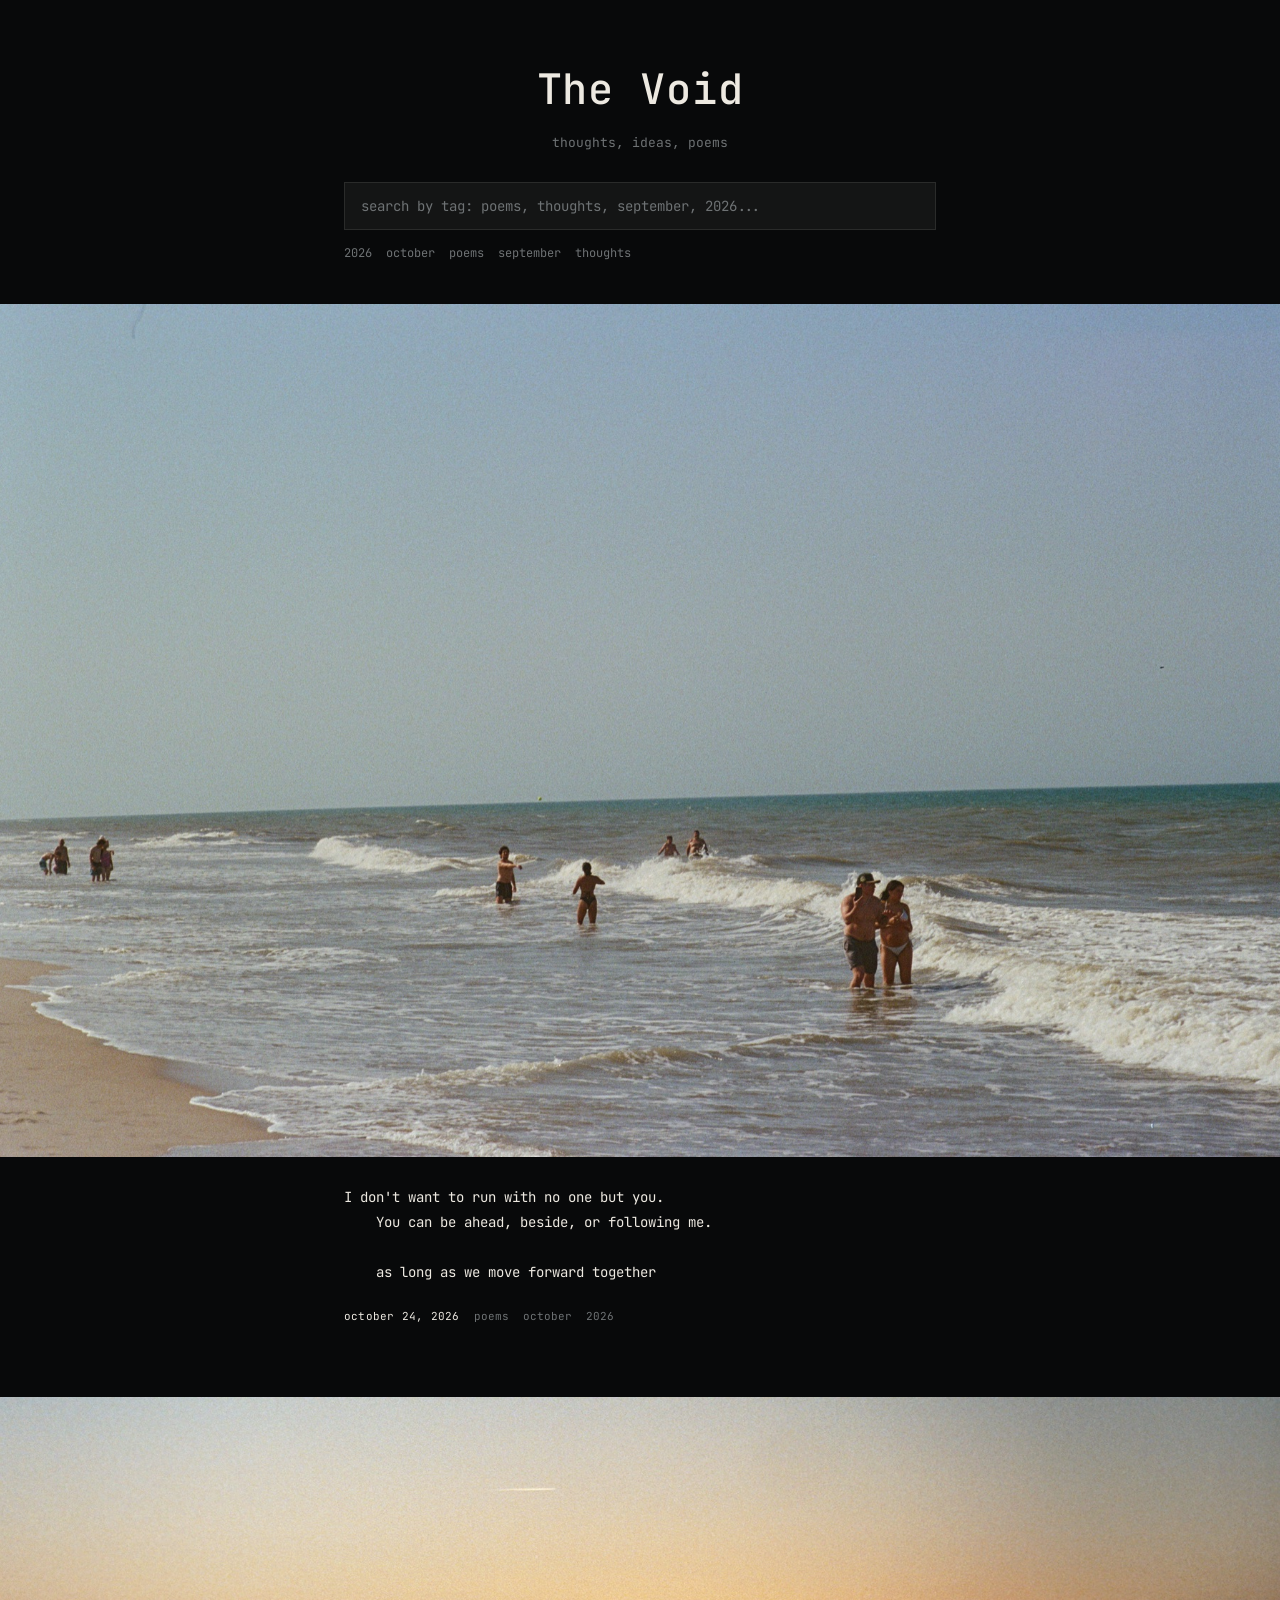
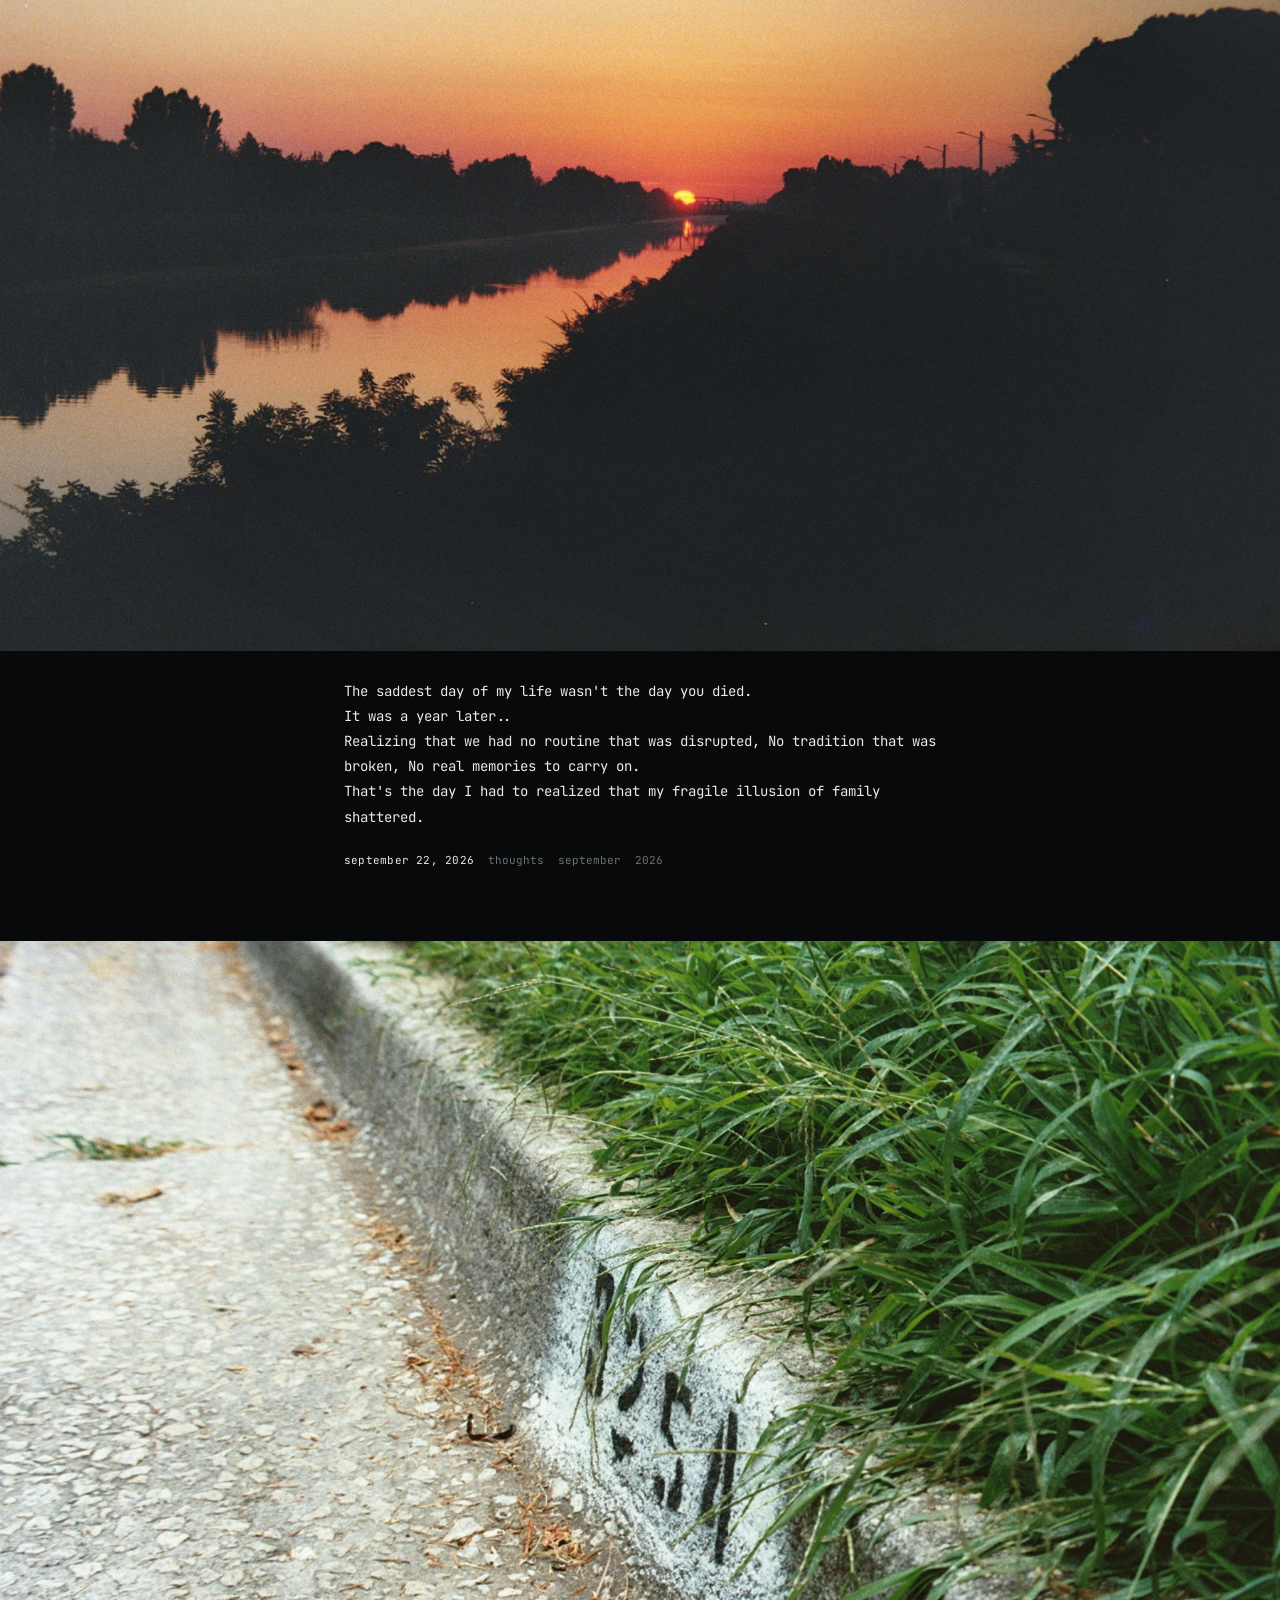
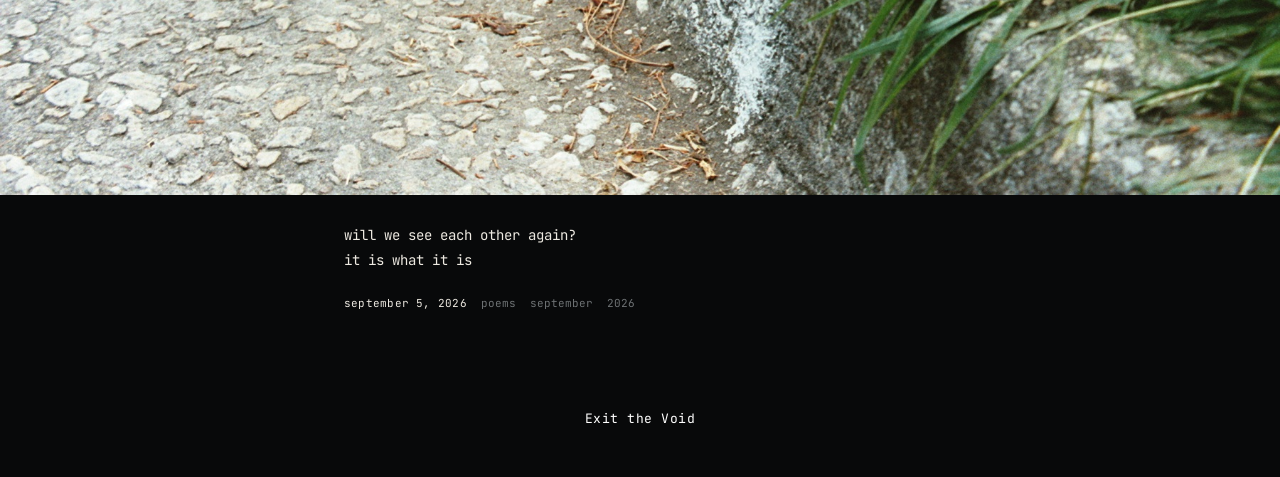
<file: blog.html>
<!DOCTYPE html>
<html lang="en">
<head>
<meta charset="UTF-8" />
<meta name="viewport" content="width=device-width, initial-scale=1, viewport-fit=cover" />
<title>the void.</title>
<link rel="preconnect" href="https://fonts.googleapis.com">
<link rel="preconnect" href="https://fonts.gstatic.com" crossorigin>
<link href="https://fonts.googleapis.com/css2?family=JetBrains+Mono:wght@400;500&display=swap" rel="stylesheet">
<style>
  :root{
    --onyx:#08090A; --pearl:#EDE9E1; --muted:#6E7274; --white:#FFFFFF;
    --hairline:rgba(237,233,225,0.10);
  }
  *{ box-sizing:border-box; }
  html,body{ margin:0; background:var(--onyx); }
  body{
    font-family:'JetBrains Mono',monospace; color:var(--pearl); line-height:1.6;
    padding-bottom:calc(48px + env(safe-area-inset-bottom,0px));
  }
  .head{ text-align:center; padding:56px 24px 28px; }
  .head h1{ margin:0 0 10px; font-weight:500; font-size:clamp(28px,8vw,42px); letter-spacing:.02em; }
  .head p{ margin:0; font-size:13px; color:var(--muted); }

  .filters{ max-width:640px; margin:0 auto; padding:0 24px 40px; display:flex; flex-direction:column; gap:14px; }
  .search{
    width:100%; padding:12px 16px; font:inherit; font-size:14px; color:var(--pearl);
    background:rgba(237,233,225,.05); border:1px solid var(--hairline); outline:none; border-radius:0;
  }
  .search:focus{ border-color:var(--white); }
  .search::placeholder{ color:var(--muted); }
  .chips{ display:flex; flex-wrap:wrap; gap:8px 14px; font-size:12px; min-height:18px; }
  .chip{ color:var(--muted); cursor:pointer; user-select:none; background:none; border:0; padding:0; font:inherit; }
  .chip:hover{ color:var(--pearl); }
  .chip.active{ color:var(--white); text-decoration:underline; text-underline-offset:4px; }

  /* every post: same full-width frame, same treatment */
  .post{ margin:0 0 72px; }
  .post.hidden{ display:none; }
  .frame{ width:100%; aspect-ratio:3/2; background:#111; overflow:hidden; }
  .frame img{
    width:100%; height:100%; object-fit:cover; display:block;
    filter:saturate(.92) contrast(1.03);
    opacity:0; transition:opacity .8s ease;
  }
  .frame img.loaded{ opacity:1; }
  .body{ max-width:640px; margin:0 auto; padding:28px 24px 0; }
  .text{ font-size:14px; line-height:1.8; white-space:pre-wrap; overflow-wrap:break-word; margin:0 0 22px; }
  .meta{ display:flex; flex-wrap:wrap; gap:6px 14px; font-size:11px; color:var(--muted); letter-spacing:.02em; }
  .meta .date{ color:var(--pearl); }
  .meta .tag{ cursor:pointer; background:none; border:0; padding:0; font:inherit; color:var(--muted); }
  .meta .tag:hover{ color:var(--white); }

  .empty{ text-align:center; color:var(--muted); font-size:13px; padding:24px; }
  .exit{
    display:block; width:max-content; margin:0 auto; padding-top:24px;
    color:var(--white); text-decoration:none; font-size:13px; letter-spacing:.04em;
  }
  .exit:hover{ opacity:.7; }
</style>
</head>
<body>

  <header class="head">
    <h1>The Void</h1>
    <p>thoughts, ideas, poems</p>
  </header>

  <div class="filters">
    <input class="search" id="search" type="text" placeholder="search by tag: poems, thoughts, september, 2026..." autocomplete="off">
    <div class="chips" id="chips"></div>
  </div>

  <main id="feed"></main>

  <a class="exit" href="index.html">Exit the Void</a>

  <script src="posts.js"></script>
  <script>
    const MONTHS = ["january","february","march","april","may","june","july","august","september","october","november","december"];
    const feed = document.getElementById('feed');
    const chipsEl = document.getElementById('chips');
    const search = document.getElementById('search');

    // newest first, with month + year tags added automatically
    const posts = [...window.POSTS].sort((a,b) => b.date.localeCompare(a.date)).map(p => {
      const [y,m,d] = p.date.split('-').map(Number);
      const month = MONTHS[m-1];
      const tags = [...new Set([...(p.tags||[]), month, String(y)].map(t => t.toLowerCase()))];
      return { ...p, tags, label: `${month} ${d}, ${y}` };
    });

    const allTags = [...new Set(posts.flatMap(p => p.tags))].sort();
    const active = new Set();
    let typed = [];

    function el(tag, cls, text){
      const n = document.createElement(tag);
      if (cls) n.className = cls;
      if (text !== undefined) n.textContent = text;
      return n;
    }

    const nodes = posts.map(p => {
      const art = el('article','post');
      if (p.image){
        const frame = el('div','frame');
        const img = new Image();
        img.alt = ''; img.loading = 'lazy'; img.decoding = 'async';
        img.onload = () => img.classList.add('loaded');
        img.src = p.image;
        frame.appendChild(img);
        art.appendChild(frame);
      }
      const body = el('div','body');
      body.appendChild(el('p','text', p.text));
      const meta = el('div','meta');
      meta.appendChild(el('span','date', p.label));
      p.tags.forEach(t => {
        const b = el('button','tag', t);
        b.type = 'button';
        b.onclick = () => { active.clear(); active.add(t); update(); window.scrollTo({top:0,behavior:'smooth'}); };
        meta.appendChild(b);
      });
      body.appendChild(meta);
      art.appendChild(body);
      feed.appendChild(art);
      return { art, tags: p.tags };
    });

    const none = el('div','empty','no entries found with those tags');
    none.hidden = true;
    feed.appendChild(none);

    function renderChips(){
      chipsEl.textContent = '';
      allTags.forEach(t => {
        const b = el('button','chip' + (active.has(t) ? ' active' : ''), t);
        b.type = 'button';
        b.onclick = () => { active.has(t) ? active.delete(t) : active.add(t); update(); };
        chipsEl.appendChild(b);
      });
    }

    function update(){
      let shown = 0;
      nodes.forEach(n => {
        const ok = [...active].every(t => n.tags.includes(t)) &&
                   typed.every(q => n.tags.some(t => t.startsWith(q)));
        n.art.classList.toggle('hidden', !ok);
        if (ok) shown++;
      });
      none.hidden = shown > 0;
      renderChips();
    }

    search.addEventListener('input', e => {
      typed = e.target.value.toLowerCase().split(/[,\s]+/).filter(Boolean);
      update();
    });

    update();
  </script>
</body>
</html>
</file>
